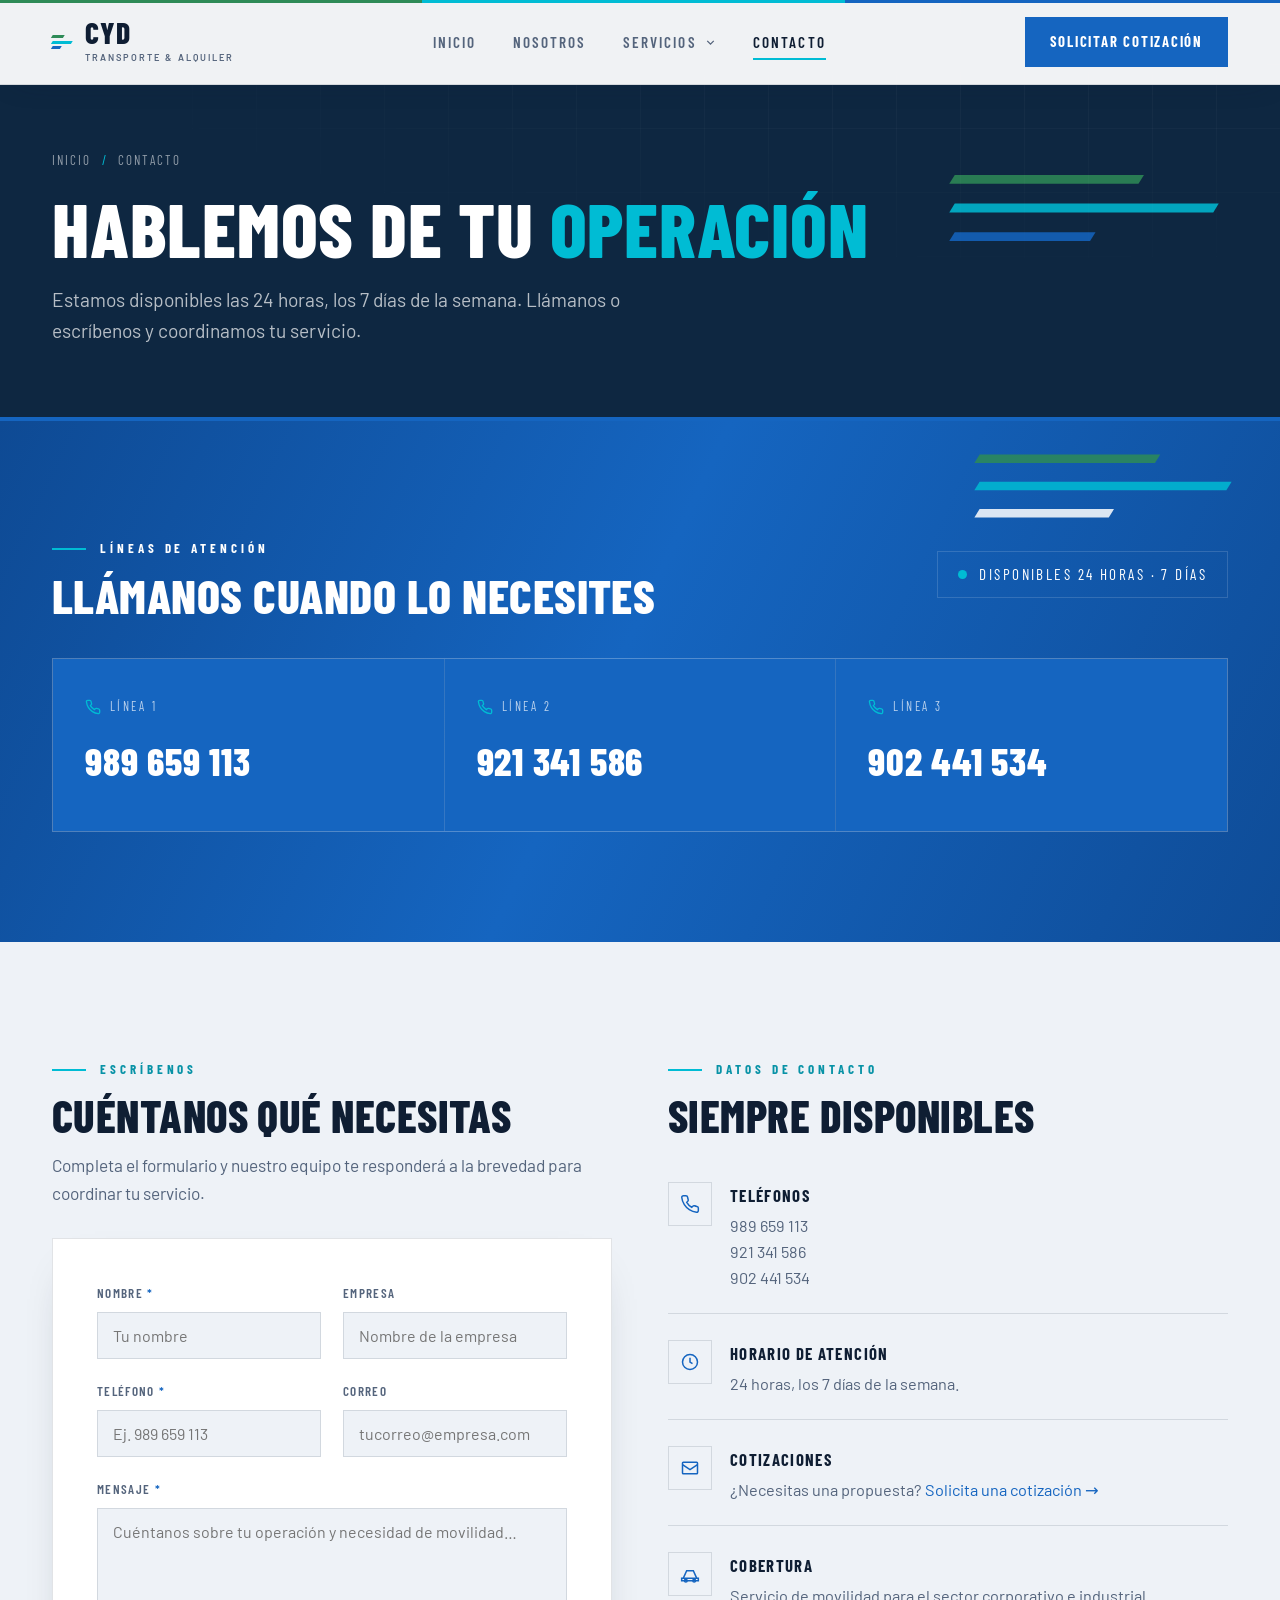
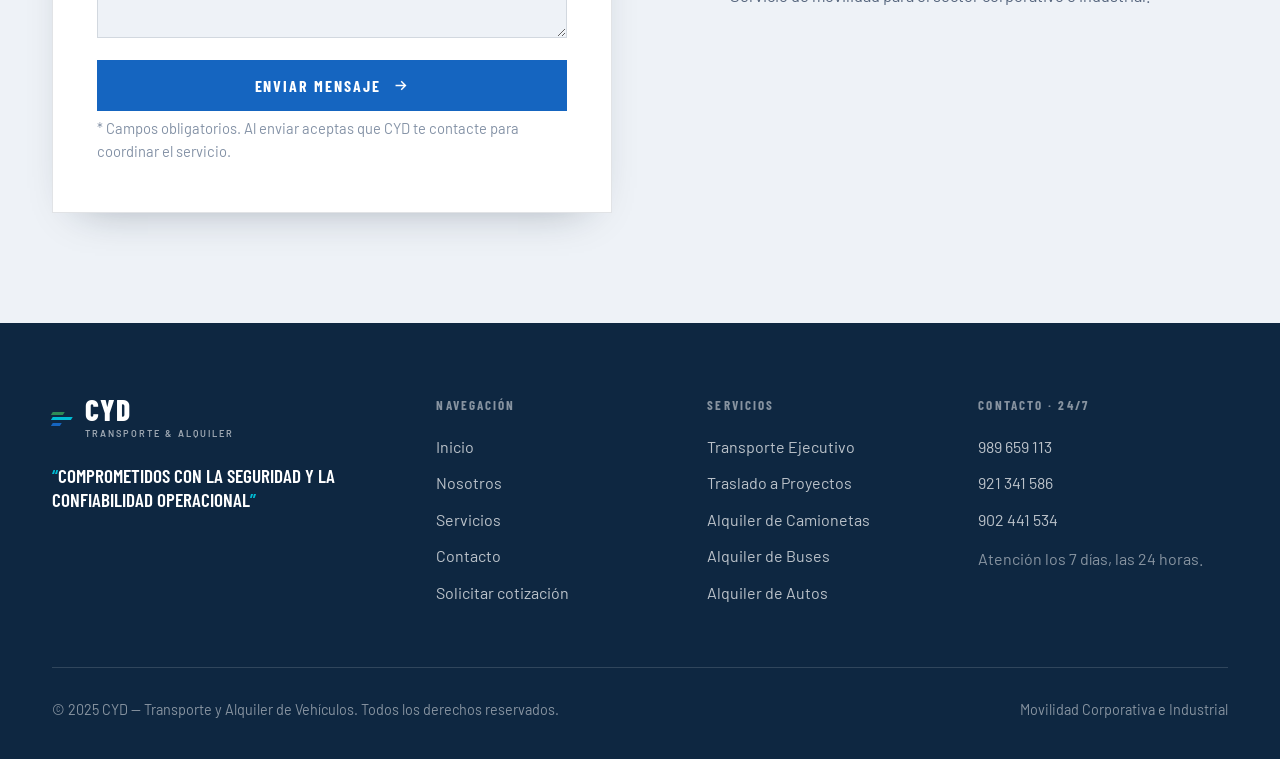
<file: contacto.html>
<!DOCTYPE html>
<html lang="es">
<head>
<meta charset="UTF-8" />
<meta name="viewport" content="width=device-width, initial-scale=1.0" />
<title>Contacto — CYD Transporte y Alquiler de Vehículos</title>
<meta name="description" content="Contacta a CYD. Disponibilidad 24/7. Llámanos: 989 659 113 · 921 341 586 · 902 441 534." />
<link rel="preconnect" href="https://fonts.googleapis.com" />
<link rel="preconnect" href="https://fonts.gstatic.com" crossorigin />
<link href="https://fonts.googleapis.com/css2?family=Barlow+Condensed:wght@500;600;700;800&family=Barlow:wght@300;400;500;600&display=swap" rel="stylesheet" />
<link rel="stylesheet" href="assets/cyd.css" />
</head>
<body class="has-page-hero">

<header id="site-header"></header>
<div class="mobile-menu" id="mobile-menu"></div>

<main>

<section class="page-hero">
  <div class="hero-grid"></div>
  <div class="speedlines"><span></span><span></span><span></span></div>
  <div class="container">
    <div class="inner">
      <div class="crumbs"><a href="index.html">Inicio</a><span class="sep">/</span><span>Contacto</span></div>
      <h1 class="display">Hablemos de tu <span class="accent">operación</span></h1>
      <p class="lead">Estamos disponibles las 24 horas, los 7 días de la semana. Llámanos o escríbenos y coordinamos tu servicio.</p>
    </div>
  </div>
</section>

<!-- NÚMEROS -->
<section class="band-blue section-pad" style="--band-img:url('https://images.unsplash.com/photo-1492144534655-ae79c964c9d7?w=1600&q=80&auto=format&fit=crop')">
  <div class="speedlines"><span></span><span></span><span></span></div>
  <div class="container">
    <div style="display:flex; align-items:center; justify-content:space-between; flex-wrap:wrap; gap:20px; margin-bottom:40px" class="reveal">
      <div>
        <span class="eyebrow">Líneas de atención</span>
        <h2 class="display" style="font-size:clamp(2rem,4vw,3rem); margin-top:14px">Llámanos cuando lo necesites</h2>
      </div>
      <div class="badge-247"><span class="dot"></span>Disponibles 24 horas · 7 días</div>
    </div>
    <div class="num-grid reveal" style="transition-delay:.08s">
      <div class="num-card">
        <div class="lbl"><svg viewBox="0 0 24 24" fill="none" stroke="currentColor" stroke-width="2"><path d="M22 16.92v3a2 2 0 0 1-2.18 2 19.79 19.79 0 0 1-8.63-3.07 19.5 19.5 0 0 1-6-6 19.79 19.79 0 0 1-3.07-8.67A2 2 0 0 1 4.11 2h3a2 2 0 0 1 2 1.72c.13.96.36 1.9.69 2.81a2 2 0 0 1-.45 2.11L8.09 9.91a16 16 0 0 0 6 6l1.27-1.27a2 2 0 0 1 2.11-.45c.91.33 1.85.56 2.81.69A2 2 0 0 1 22 16.92z"/></svg>Línea 1</div>
        <a href="tel:989659113">989 659 113</a>
      </div>
      <div class="num-card">
        <div class="lbl"><svg viewBox="0 0 24 24" fill="none" stroke="currentColor" stroke-width="2"><path d="M22 16.92v3a2 2 0 0 1-2.18 2 19.79 19.79 0 0 1-8.63-3.07 19.5 19.5 0 0 1-6-6 19.79 19.79 0 0 1-3.07-8.67A2 2 0 0 1 4.11 2h3a2 2 0 0 1 2 1.72c.13.96.36 1.9.69 2.81a2 2 0 0 1-.45 2.11L8.09 9.91a16 16 0 0 0 6 6l1.27-1.27a2 2 0 0 1 2.11-.45c.91.33 1.85.56 2.81.69A2 2 0 0 1 22 16.92z"/></svg>Línea 2</div>
        <a href="tel:921341586">921 341 586</a>
      </div>
      <div class="num-card">
        <div class="lbl"><svg viewBox="0 0 24 24" fill="none" stroke="currentColor" stroke-width="2"><path d="M22 16.92v3a2 2 0 0 1-2.18 2 19.79 19.79 0 0 1-8.63-3.07 19.5 19.5 0 0 1-6-6 19.79 19.79 0 0 1-3.07-8.67A2 2 0 0 1 4.11 2h3a2 2 0 0 1 2 1.72c.13.96.36 1.9.69 2.81a2 2 0 0 1-.45 2.11L8.09 9.91a16 16 0 0 0 6 6l1.27-1.27a2 2 0 0 1 2.11-.45c.91.33 1.85.56 2.81.69A2 2 0 0 1 22 16.92z"/></svg>Línea 3</div>
        <a href="tel:902441534">902 441 534</a>
      </div>
    </div>
  </div>
</section>

<!-- FORM + INFO -->
<section class="section-pad">
  <div class="container">
    <div class="contact-grid">
      <div class="reveal">
        <span class="eyebrow">Escríbenos</span>
        <h2 class="display" style="font-size:clamp(1.9rem,3.6vw,2.8rem); margin-top:14px">Cuéntanos qué necesitas</h2>
        <p style="color:var(--ink-2); font-size:1.08rem; margin-top:16px">Completa el formulario y nuestro equipo te responderá a la brevedad para coordinar tu servicio.</p>
        <form class="form-card" id="contact-form" style="margin-top:30px" novalidate>
          <div class="form-success" id="ok">Gracias por escribirnos. Hemos recibido tu mensaje y te contactaremos pronto.</div>
          <div class="form-row">
            <div class="field"><label>Nombre <span class="req">*</span></label><input name="nombre" required placeholder="Tu nombre" /></div>
            <div class="field"><label>Empresa</label><input name="empresa" placeholder="Nombre de la empresa" /></div>
          </div>
          <div class="form-row">
            <div class="field"><label>Teléfono <span class="req">*</span></label><input name="telefono" required placeholder="Ej. 989 659 113" /></div>
            <div class="field"><label>Correo</label><input type="email" name="correo" placeholder="tucorreo@empresa.com" /></div>
          </div>
          <div class="field full" style="margin-bottom:22px"><label>Mensaje <span class="req">*</span></label><textarea name="mensaje" required placeholder="Cuéntanos sobre tu operación y necesidad de movilidad…"></textarea></div>
          <button type="submit" class="btn btn-primary" style="width:100%; justify-content:center">Enviar mensaje <svg class="arrow" viewBox="0 0 24 24" fill="none" stroke="currentColor" stroke-width="2"><path d="M5 12h14M13 6l6 6-6 6"/></svg></button>
          <p class="form-note">* Campos obligatorios. Al enviar aceptas que CYD te contacte para coordinar el servicio.</p>
        </form>
      </div>
      <div class="reveal" style="transition-delay:.1s">
        <span class="eyebrow">Datos de contacto</span>
        <h2 class="display" style="font-size:clamp(1.9rem,3.6vw,2.8rem); margin-top:14px">Siempre disponibles</h2>
        <div class="info-list" style="margin-top:24px">
          <div class="info-item">
            <div class="ic"><svg viewBox="0 0 24 24" fill="none" stroke="currentColor" stroke-width="1.8"><path d="M22 16.92v3a2 2 0 0 1-2.18 2 19.79 19.79 0 0 1-8.63-3.07 19.5 19.5 0 0 1-6-6 19.79 19.79 0 0 1-3.07-8.67A2 2 0 0 1 4.11 2h3a2 2 0 0 1 2 1.72c.13.96.36 1.9.69 2.81a2 2 0 0 1-.45 2.11L8.09 9.91a16 16 0 0 0 6 6l1.27-1.27a2 2 0 0 1 2.11-.45c.91.33 1.85.56 2.81.69A2 2 0 0 1 22 16.92z"/></svg></div>
            <div class="it"><h4>Teléfonos</h4><a href="tel:989659113">989 659 113</a><a href="tel:921341586">921 341 586</a><a href="tel:902441534">902 441 534</a></div>
          </div>
          <div class="info-item">
            <div class="ic"><svg viewBox="0 0 24 24" fill="none" stroke="currentColor" stroke-width="1.8"><circle cx="12" cy="12" r="9"/><path d="M12 7v5l3 2"/></svg></div>
            <div class="it"><h4>Horario de atención</h4><p>24 horas, los 7 días de la semana.</p></div>
          </div>
          <div class="info-item">
            <div class="ic"><svg viewBox="0 0 24 24" fill="none" stroke="currentColor" stroke-width="1.8"><path d="M3 8l9 6 9-6"/><rect x="3" y="5" width="18" height="14" rx="1"/></svg></div>
            <div class="it"><h4>Cotizaciones</h4><p>¿Necesitas una propuesta? <a href="cotizacion.html" style="color:var(--blue); display:inline">Solicita una cotización →</a></p></div>
          </div>
          <div class="info-item">
            <div class="ic"><svg viewBox="0 0 24 24" fill="none" stroke="currentColor" stroke-width="1.8"><path d="M5 32" /><path d="M4 17l4-9h8l4 9"/><path d="M2 17h20v3H2z"/><circle cx="7" cy="20" r="1.6"/><circle cx="17" cy="20" r="1.6"/></svg></div>
            <div class="it"><h4>Cobertura</h4><p>Servicio de movilidad para el sector corporativo e industrial.</p></div>
          </div>
        </div>
      </div>
    </div>
  </div>
</section>

</main>

<footer id="site-footer"></footer>

<script>window.CYD_PAGE = "contacto";</script>
<script src="assets/image-slot.js"></script>
<script src="assets/cyd.js"></script>
<script>
  const f = document.getElementById('contact-form');
  f.addEventListener('submit', (e) => {
    e.preventDefault();
    if (!f.checkValidity()) { f.reportValidity(); return; }
    document.getElementById('ok').classList.add('show');
    f.querySelectorAll('input,textarea').forEach(el => el.value = '');
  });
</script>
</body>
</html>
</file>
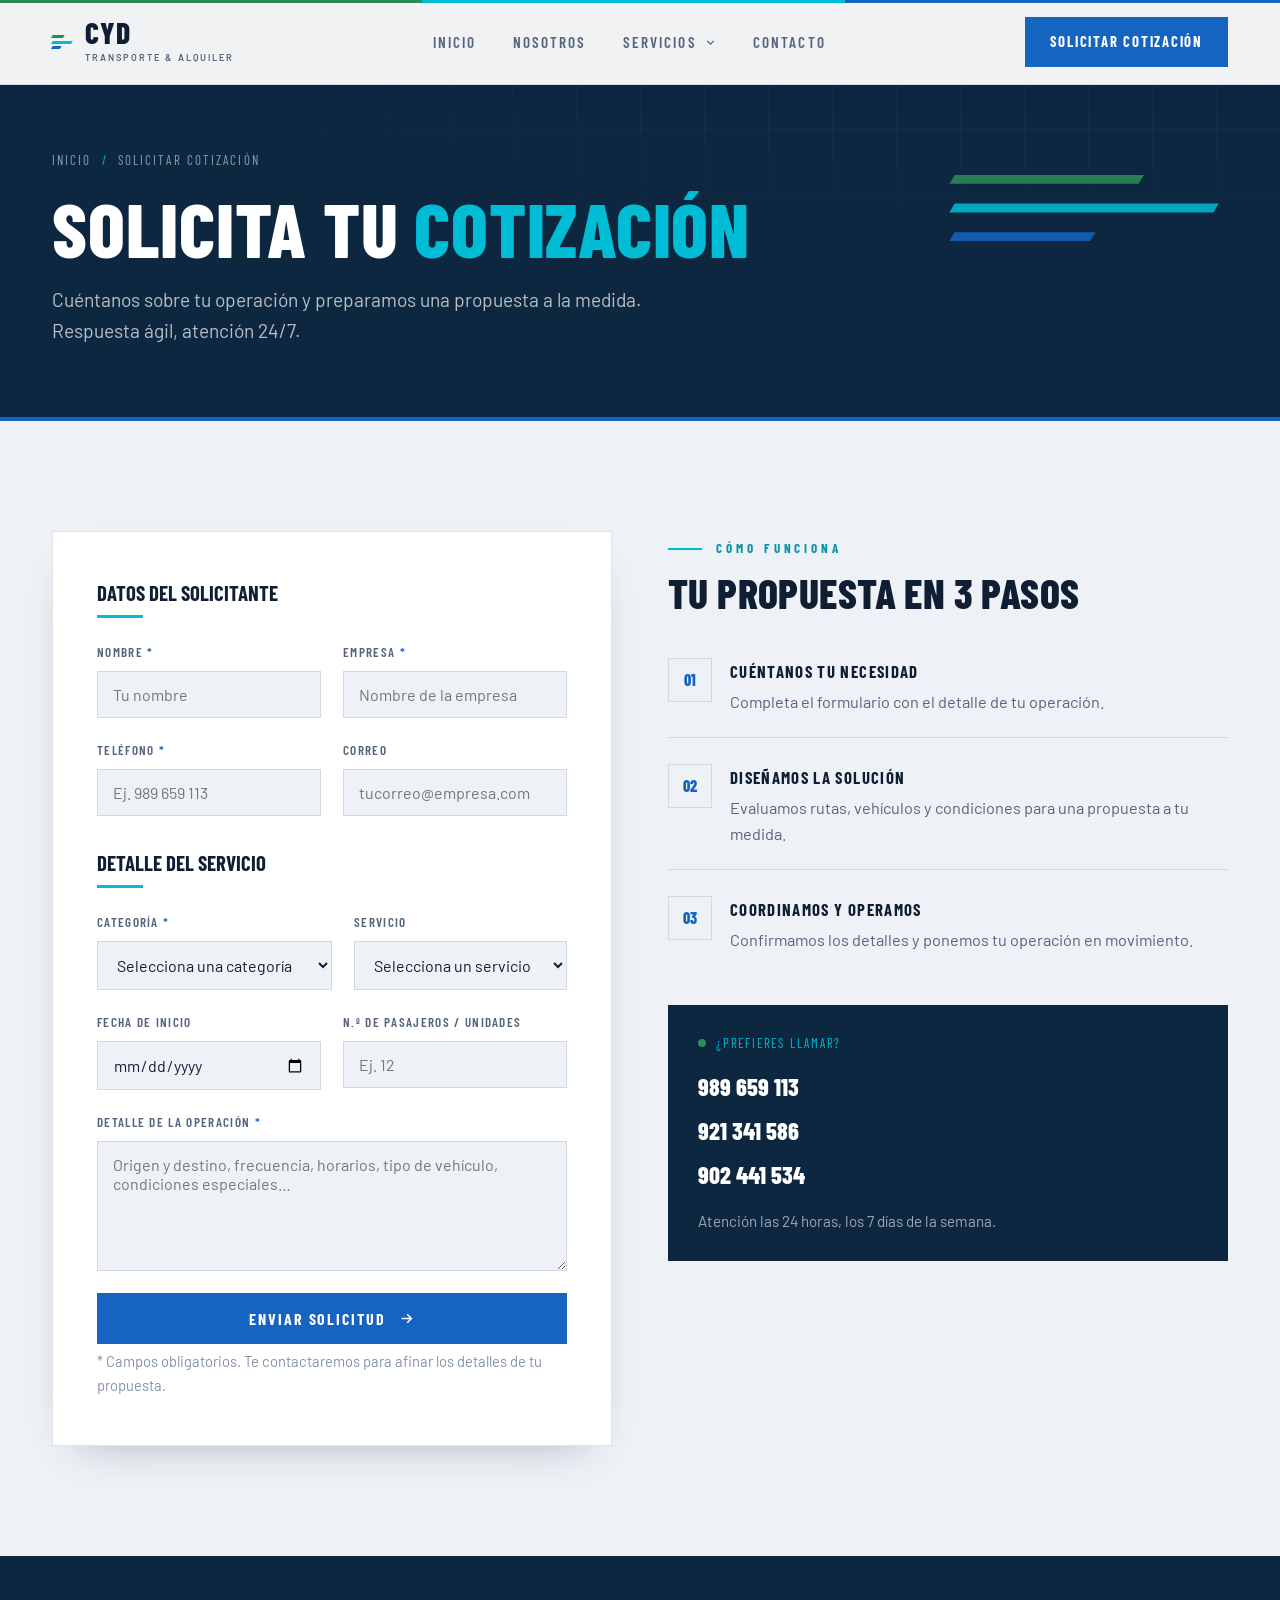
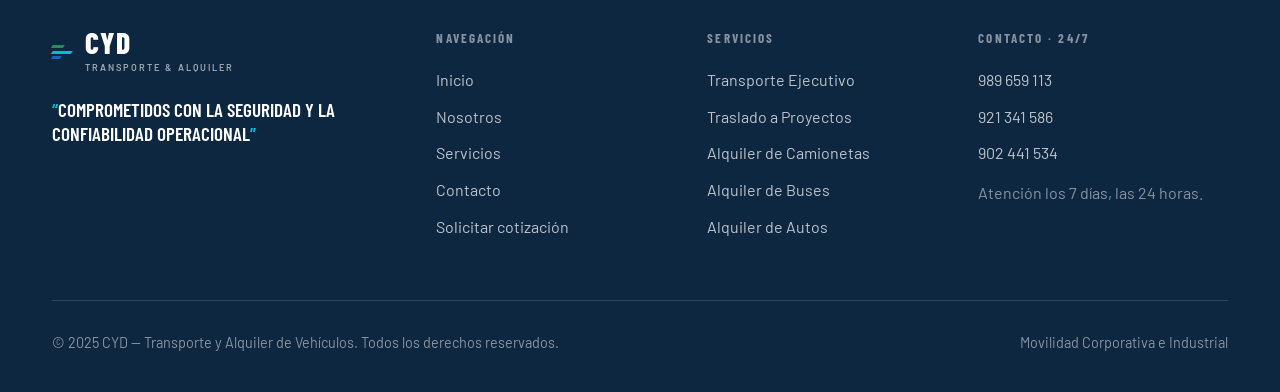
<file: cotizacion.html>
<!DOCTYPE html>
<html lang="es">
<head>
<meta charset="UTF-8" />
<meta name="viewport" content="width=device-width, initial-scale=1.0" />
<title>Solicitar cotización — CYD Transporte y Alquiler de Vehículos</title>
<meta name="description" content="Solicita una cotización a CYD para transporte ejecutivo, alquiler de camionetas, buses, autos y soluciones de movilidad empresarial." />
<link rel="preconnect" href="https://fonts.googleapis.com" />
<link rel="preconnect" href="https://fonts.gstatic.com" crossorigin />
<link href="https://fonts.googleapis.com/css2?family=Barlow+Condensed:wght@500;600;700;800&family=Barlow:wght@300;400;500;600&display=swap" rel="stylesheet" />
<link rel="stylesheet" href="assets/cyd.css" />
</head>
<body class="has-page-hero">

<header id="site-header"></header>
<div class="mobile-menu" id="mobile-menu"></div>

<main>

<section class="page-hero">
  <div class="hero-grid"></div>
  <div class="speedlines"><span></span><span></span><span></span></div>
  <div class="container">
    <div class="inner">
      <div class="crumbs"><a href="index.html">Inicio</a><span class="sep">/</span><span>Solicitar cotización</span></div>
      <h1 class="display">Solicita tu <span class="accent">cotización</span></h1>
      <p class="lead">Cuéntanos sobre tu operación y preparamos una propuesta a la medida. Respuesta ágil, atención 24/7.</p>
    </div>
  </div>
</section>

<section class="section-pad">
  <div class="container">
    <div class="contact-grid">
      <!-- FORM -->
      <div class="reveal">
        <form class="form-card" id="quote-form" novalidate>
          <div class="form-success" id="ok">Gracias. Tu solicitud de cotización fue recibida. Te contactaremos a la brevedad con una propuesta.</div>
          <h3 style="font-family:'Barlow Condensed'; font-weight:700; text-transform:uppercase; font-size:1.3rem; margin-bottom:6px">Datos del solicitante</h3>
          <div class="underline" style="width:46px;height:3px;background:var(--cyan); margin-bottom:24px"></div>
          <div class="form-row">
            <div class="field"><label>Nombre <span class="req">*</span></label><input name="nombre" required placeholder="Tu nombre" /></div>
            <div class="field"><label>Empresa <span class="req">*</span></label><input name="empresa" required placeholder="Nombre de la empresa" /></div>
          </div>
          <div class="form-row">
            <div class="field"><label>Teléfono <span class="req">*</span></label><input name="telefono" required placeholder="Ej. 989 659 113" /></div>
            <div class="field"><label>Correo</label><input type="email" name="correo" placeholder="tucorreo@empresa.com" /></div>
          </div>

          <h3 style="font-family:'Barlow Condensed'; font-weight:700; text-transform:uppercase; font-size:1.3rem; margin:30px 0 6px">Detalle del servicio</h3>
          <div class="underline" style="width:46px;height:3px;background:var(--cyan); margin-bottom:24px"></div>
          <div class="form-row">
            <div class="field"><label>Categoría <span class="req">*</span></label>
              <select name="categoria" id="sel-cat" required>
                <option value="" disabled selected>Selecciona una categoría</option>
              </select>
            </div>
            <div class="field"><label>Servicio</label>
              <select name="servicio" id="sel-svc">
                <option value="" disabled selected>Selecciona un servicio</option>
              </select>
            </div>
          </div>
          <div class="form-row">
            <div class="field"><label>Fecha de inicio</label><input type="date" name="fecha" /></div>
            <div class="field"><label>N.º de pasajeros / unidades</label><input type="number" min="1" name="cantidad" placeholder="Ej. 12" /></div>
          </div>
          <div class="field full" style="margin-bottom:22px"><label>Detalle de la operación <span class="req">*</span></label><textarea name="detalle" required placeholder="Origen y destino, frecuencia, horarios, tipo de vehículo, condiciones especiales…"></textarea></div>
          <button type="submit" class="btn btn-primary" style="width:100%; justify-content:center">Enviar solicitud <svg class="arrow" viewBox="0 0 24 24" fill="none" stroke="currentColor" stroke-width="2"><path d="M5 12h14M13 6l6 6-6 6"/></svg></button>
          <p class="form-note">* Campos obligatorios. Te contactaremos para afinar los detalles de tu propuesta.</p>
        </form>
      </div>

      <!-- ASIDE -->
      <div class="reveal" style="transition-delay:.1s">
        <span class="eyebrow">Cómo funciona</span>
        <h2 class="display" style="font-size:clamp(1.9rem,3.6vw,2.6rem); margin-top:14px">Tu propuesta en 3 pasos</h2>
        <div class="info-list" style="margin-top:24px">
          <div class="info-item">
            <div class="ic" style="font-family:'Barlow Condensed'; font-weight:800; color:var(--blue)">01</div>
            <div class="it"><h4>Cuéntanos tu necesidad</h4><p>Completa el formulario con el detalle de tu operación.</p></div>
          </div>
          <div class="info-item">
            <div class="ic" style="font-family:'Barlow Condensed'; font-weight:800; color:var(--blue)">02</div>
            <div class="it"><h4>Diseñamos la solución</h4><p>Evaluamos rutas, vehículos y condiciones para una propuesta a tu medida.</p></div>
          </div>
          <div class="info-item">
            <div class="ic" style="font-family:'Barlow Condensed'; font-weight:800; color:var(--blue)">03</div>
            <div class="it"><h4>Coordinamos y operamos</h4><p>Confirmamos los detalles y ponemos tu operación en movimiento.</p></div>
          </div>
        </div>
        <div style="background:var(--navy); color:#fff; padding:28px 30px; margin-top:30px">
          <div style="display:flex; align-items:center; gap:10px; font-family:'Barlow Condensed'; text-transform:uppercase; letter-spacing:.14em; font-size:.8rem; color:var(--cyan)"><span style="width:8px;height:8px;border-radius:50%;background:var(--green);display:inline-block"></span> ¿Prefieres llamar?</div>
          <div style="display:flex; flex-direction:column; gap:6px; margin-top:14px">
            <a href="tel:989659113" style="font-family:'Barlow Condensed'; font-weight:800; font-size:1.5rem; color:#fff">989 659 113</a>
            <a href="tel:921341586" style="font-family:'Barlow Condensed'; font-weight:800; font-size:1.5rem; color:#fff">921 341 586</a>
            <a href="tel:902441534" style="font-family:'Barlow Condensed'; font-weight:800; font-size:1.5rem; color:#fff">902 441 534</a>
          </div>
          <p style="color:rgba(255,255,255,0.6); margin-top:14px; font-size:.95rem">Atención las 24 horas, los 7 días de la semana.</p>
        </div>
      </div>
    </div>
  </div>
</section>

</main>

<footer id="site-footer"></footer>

<script>window.CYD_PAGE = "";</script>
<script src="assets/image-slot.js"></script>
<script src="assets/cyd.js"></script>
<script>
  // Poblar selects desde CYD_CATS
  const selCat = document.getElementById('sel-cat');
  const selSvc = document.getElementById('sel-svc');
  window.CYD_CATS.forEach(c => {
    const o = document.createElement('option'); o.value = c.id; o.textContent = c.n + ' · ' + c.short; selCat.appendChild(o);
  });
  function fillSvc(catId) {
    selSvc.innerHTML = '<option value="" disabled selected>Selecciona un servicio</option>';
    const cat = window.CYD_CATS.find(c => c.id === catId);
    if (!cat) return;
    cat.services.forEach(s => { const o = document.createElement('option'); o.value = s.id; o.textContent = s.name; selSvc.appendChild(o); });
  }
  selCat.addEventListener('change', () => fillSvc(selCat.value));

  // Preselección por hash (#cat-xxx o #servicio)
  (function preselect() {
    const h = (location.hash || '').replace('#', '');
    if (!h) return;
    if (h.startsWith('cat-')) { selCat.value = h.slice(4); fillSvc(selCat.value); return; }
    for (const c of window.CYD_CATS) {
      const s = c.services.find(x => x.id === h);
      if (s) { selCat.value = c.id; fillSvc(c.id); selSvc.value = s.id; break; }
    }
  })();

  const f = document.getElementById('quote-form');
  f.addEventListener('submit', (e) => {
    e.preventDefault();
    if (!f.checkValidity()) { f.reportValidity(); return; }
    document.getElementById('ok').classList.add('show');
    f.querySelectorAll('input,textarea').forEach(el => el.value = '');
    selCat.selectedIndex = 0; selSvc.selectedIndex = 0;
  });
</script>
</body>
</html>
</file>
<file: assets/cyd.css>
/* ============================================================
   CYD — Sistema de diseño compartido
   Light-first · derivado del logo (azul/cian/verde sobre claro)
   Fonts: Barlow Condensed (display) · Barlow (cuerpo)
============================================================ */
:root {
  --bg: #EEF2F7;
  --surface: #FFFFFF;
  --bg-3: #E4EAF2;
  --navy: #0E2741;
  --navy-2: #143150;
  --ink: #0F1E33;
  --ink-2: #54647C;
  --ink-3: #8492a6;
  --blue: #1565C0;
  --blue-bright: #2479e0;
  --blue-deep: #0E4A94;
  --cyan: #00BCD4;
  --cyan-ink: #0792a6;
  --green: #2E8B57;
  --line: rgba(15,30,51,0.12);
  --line-2: rgba(15,30,51,0.07);
  --line-d: rgba(255,255,255,0.14);
  --shadow: 0 22px 48px -28px rgba(21,101,192,0.45);
  --shadow-card: 0 18px 44px -28px rgba(15,30,51,0.42);
  --shadow-nav: 0 8px 30px -20px rgba(15,30,51,0.5);
  --maxw: 1240px;
  --ease: cubic-bezier(0.22, 1, 0.36, 1);
}
* { margin: 0; padding: 0; box-sizing: border-box; }
html { scroll-behavior: smooth; }
body {
  background: var(--bg);
  color: var(--ink);
  font-family: 'Barlow', system-ui, sans-serif;
  line-height: 1.6;
  overflow-x: hidden;
  -webkit-font-smoothing: antialiased;
}
::selection { background: var(--cyan); color: var(--navy); }
a { color: inherit; text-decoration: none; }
ul { list-style: none; }
img, svg { display: block; }
image-slot { display: block; }

.display { font-family: 'Barlow Condensed', sans-serif; font-weight: 800; text-transform: uppercase; letter-spacing: 0.01em; line-height: 0.94; }
.eyebrow {
  font-family: 'Barlow Condensed', sans-serif; font-weight: 700; text-transform: uppercase;
  letter-spacing: 0.3em; font-size: 0.82rem; color: var(--cyan-ink);
  display: inline-flex; align-items: center; gap: 14px;
}
.eyebrow::before { content: ""; width: 34px; height: 2px; background: var(--cyan); }
.eyebrow.on-dark { color: var(--cyan); }

.container { width: 100%; max-width: var(--maxw); margin: 0 auto; padding: 0 32px; position: relative; z-index: 2; }
section { position: relative; }

/* ---------- Buttons ---------- */
.btn {
  font-family: 'Barlow Condensed', sans-serif; font-weight: 700; text-transform: uppercase;
  letter-spacing: 0.12em; font-size: 1rem; padding: 15px 30px;
  display: inline-flex; align-items: center; gap: 12px; border: 1.5px solid transparent;
  cursor: pointer; transition: all 0.25s var(--ease); background: none; color: var(--ink);
}
.btn-primary { background: var(--blue); color: #fff; box-shadow: var(--shadow); }
.btn-primary:hover { background: var(--blue-bright); transform: translateY(-2px); }
.btn-ghost { border-color: var(--line); color: var(--ink); }
.btn-ghost:hover { border-color: var(--cyan); color: var(--cyan-ink); }
.btn-ghost.on-dark { color: #fff; border-color: var(--line-d); }
.btn-ghost.on-dark:hover { border-color: var(--cyan); color: var(--cyan); }
.btn-light { background: #fff; color: var(--blue); box-shadow: var(--shadow); }
.btn-light:hover { background: var(--bg); transform: translateY(-2px); }
.btn svg { width: 17px; height: 17px; }
.btn .arrow { transition: transform 0.25s var(--ease); }
.btn:hover .arrow { transform: translateX(4px); }

/* ---------- Speed lines (motivo del logo) ---------- */
.speedlines { position: absolute; pointer-events: none; display: flex; flex-direction: column; gap: 9px; }
.speedlines span { height: 4px; display: block; transform: skewX(-32deg); }
.speedlines span:nth-child(1) { width: 86px; background: var(--green); }
.speedlines span:nth-child(2) { width: 120px; background: var(--cyan); }
.speedlines span:nth-child(3) { width: 64px; background: var(--blue); }

/* ---------- Logo ---------- */
.logo { display: flex; align-items: center; gap: 13px; }
.logo .ticks { display: flex; flex-direction: column; gap: 3px; }
.logo .ticks span { height: 2.5px; display: block; transform: skewX(-32deg); }
.logo .ticks span:nth-child(1) { width: 12px; background: var(--green); }
.logo .ticks span:nth-child(2) { width: 20px; background: var(--cyan); }
.logo .ticks span:nth-child(3) { width: 9px;  background: var(--blue); }
.logo .word { font-family: 'Barlow Condensed', sans-serif; font-weight: 800; font-size: 1.85rem; letter-spacing: 0.04em; line-height: 1; color: var(--ink); }
.logo .tag { font-size: 0.58rem; letter-spacing: 0.22em; text-transform: uppercase; color: var(--ink-2); font-weight: 600; margin-top: 3px; }
.logo-stack { display: flex; flex-direction: column; }
.logo.on-dark .word { color: #fff; }
.logo.on-dark .tag { color: rgba(255,255,255,0.6); }

/* ---------- Navbar ---------- */
header { position: fixed; top: 0; left: 0; right: 0; z-index: 200; border-bottom: 1px solid transparent; transition: background 0.3s var(--ease), border-color 0.3s var(--ease), box-shadow 0.3s var(--ease); }
header::before { content: ""; position: absolute; top: 0; left: 0; right: 0; height: 3px; background: linear-gradient(90deg, var(--green) 0 33%, var(--cyan) 33% 66%, var(--blue) 66% 100%); z-index: 1; }
header.scrolled, header.solid { background: rgba(255,255,255,0.94); backdrop-filter: blur(14px); border-bottom: 1px solid var(--line); box-shadow: var(--shadow-nav); }
.nav { display: flex; align-items: center; justify-content: space-between; height: 84px; }
.nav-links { display: flex; align-items: center; gap: 36px; }
.nav-links > a, .nav-item > a {
  font-family: 'Barlow Condensed', sans-serif; font-weight: 600; text-transform: uppercase;
  letter-spacing: 0.14em; font-size: 0.95rem; color: var(--ink-2);
  position: relative; padding: 6px 0; transition: color 0.2s var(--ease);
  display: inline-flex; align-items: center; gap: 7px;
}
.nav-links > a::after, .nav-item > a::after { content: ""; position: absolute; left: 0; bottom: 0; width: 0; height: 2px; background: var(--cyan); transition: width 0.25s var(--ease); }
.nav-links > a:hover, .nav-item > a:hover { color: var(--ink); }
.nav-links > a:hover::after, .nav-item > a:hover::after { width: 100%; }
.nav-links > a.active, .nav-item.active > a { color: var(--ink); }
.nav-links > a.active::after, .nav-item.active > a::after { width: 100%; }
.nav-item > a .chev { width: 13px; height: 13px; transition: transform 0.25s var(--ease); }
.nav-cta { display: flex; align-items: center; gap: 22px; }
.nav-cta .btn { padding: 12px 24px; font-size: 0.92rem; white-space: nowrap; }
.nav-toggle { display: none; background: none; border: 0; cursor: pointer; padding: 6px; }
.nav-toggle span { display: block; width: 26px; height: 2px; background: var(--ink); margin: 5px 0; transition: 0.25s; }

/* ---------- Mega-menú ---------- */
.nav-item { position: static; }
.mega {
  position: absolute; top: 84px; left: 50%; transform: translateX(-50%) translateY(10px);
  width: min(860px, calc(100vw - 48px));
  background: #fff; border: 1px solid var(--line); box-shadow: 0 30px 70px -32px rgba(15,30,51,0.55);
  display: grid; grid-template-columns: 340px 1fr; opacity: 0; visibility: hidden;
  transition: opacity 0.22s var(--ease), transform 0.22s var(--ease); z-index: 210;
}
.nav-item:hover .mega, .mega:hover, .nav-item.open .mega { opacity: 1; visibility: visible; transform: translateX(-50%) translateY(0); }
.nav-item:hover > a .chev { transform: rotate(180deg); }
.mega-cats { background: var(--bg); border-right: 1px solid var(--line); padding: 14px; }
.mega-cat {
  display: flex; align-items: center; gap: 16px; padding: 16px 18px; cursor: pointer;
  border: 1px solid transparent; transition: background 0.18s var(--ease), border-color 0.18s var(--ease); position: relative;
}
.mega-cat .cn { font-family: 'Barlow Condensed', sans-serif; font-weight: 800; font-size: 0.92rem; color: var(--blue); letter-spacing: 0.06em; min-width: 22px; }
.mega-cat .ct { font-family: 'Barlow Condensed', sans-serif; font-weight: 600; text-transform: uppercase; letter-spacing: 0.05em; font-size: 1.02rem; color: var(--ink); line-height: 1.05; flex: 1; }
.mega-cat .ca { width: 16px; height: 16px; color: var(--ink-3); transition: transform 0.18s var(--ease); }
.mega-cat:hover, .mega-cat.active { background: #fff; border-color: var(--line); }
.mega-cat.active { box-shadow: inset 3px 0 0 var(--cyan); }
.mega-cat.active .ca { transform: translateX(3px); color: var(--blue); }
.mega-panel { padding: 30px 34px; display: none; }
.mega-panel.active { display: block; animation: megaFade 0.25s var(--ease); }
@keyframes megaFade { from { opacity: 0; transform: translateY(6px); } to { opacity: 1; transform: none; } }
.mega-panel h4 { font-family: 'Barlow Condensed', sans-serif; font-weight: 700; text-transform: uppercase; letter-spacing: 0.18em; font-size: 0.78rem; color: var(--ink-3); margin-bottom: 18px; padding-bottom: 14px; border-bottom: 1px solid var(--line); }
.mega-panel a { display: flex; align-items: center; gap: 12px; padding: 11px 0; color: var(--ink); font-size: 1.05rem; transition: color 0.18s var(--ease), padding 0.18s var(--ease); }
.mega-panel a::before { content: ""; width: 0; height: 1.5px; background: var(--cyan); transition: width 0.2s var(--ease); }
.mega-panel a:hover { color: var(--blue); padding-left: 4px; }
.mega-panel a:hover::before { width: 16px; }

/* ---------- Mobile menu ---------- */
.mobile-menu { position: fixed; inset: 84px 0 0 0; background: #fff; z-index: 190; transform: translateX(100%); transition: transform 0.35s var(--ease); padding: 14px 24px 40px; overflow-y: auto; -webkit-overflow-scrolling: touch; overscroll-behavior: contain; }
.mobile-menu.open { transform: translateX(0); }
.mobile-menu > a:not(.btn), .mm-cat-head { display: block; font-family: 'Barlow Condensed', sans-serif; font-weight: 600; text-transform: uppercase; letter-spacing: 0.1em; font-size: 1.3rem; padding: 16px 0; border-bottom: 1px solid var(--line); color: var(--ink); }
.mm-group { border-bottom: 1px solid var(--line); padding: 12px 0; }
.mm-group .mm-cat-head { border: 0; padding: 10px 0; color: var(--blue); font-size: 1.05rem; letter-spacing: 0.08em; }
.mm-group a { display: block; padding: 11px 0 11px 16px; color: var(--ink-2); font-size: 1.05rem; }
.mm-group a:active { color: var(--blue); }
.mobile-menu .btn { display: flex; width: 100%; justify-content: center; margin-top: 26px; border: 0; padding: 17px 24px; }
.mobile-menu .btn-primary { background: var(--blue); color: #fff; }

/* Hamburguesa → X */
.nav-toggle span { transition: transform 0.28s var(--ease), opacity 0.2s var(--ease); transform-origin: center; }
.nav-toggle.open span:nth-child(1) { transform: translateY(7px) rotate(45deg); }
.nav-toggle.open span:nth-child(2) { opacity: 0; }
.nav-toggle.open span:nth-child(3) { transform: translateY(-7px) rotate(-45deg); }

/* ---------- Page hero (interior) ---------- */
.page-hero { padding: 150px 0 70px; background: var(--navy); color: #fff; position: relative; overflow: hidden; border-bottom: 4px solid var(--blue); }
.page-hero .hero-grid { position: absolute; inset: 0; z-index: 1;
  background-image: linear-gradient(rgba(255,255,255,0.05) 1px, transparent 1px), linear-gradient(90deg, rgba(255,255,255,0.05) 1px, transparent 1px);
  background-size: 64px 64px; -webkit-mask-image: radial-gradient(120% 100% at 80% 0%, #000, transparent 70%); mask-image: radial-gradient(120% 100% at 80% 0%, #000, transparent 70%); }
.page-hero .speedlines { top: 50%; right: 5%; transform: translateY(-50%) scale(2.2); transform-origin: right; opacity: 0.85; }
.page-hero .inner { position: relative; z-index: 2; max-width: 820px; }
.page-hero .crumbs { font-family: 'Barlow Condensed', sans-serif; text-transform: uppercase; letter-spacing: 0.16em; font-size: 0.82rem; color: rgba(255,255,255,0.55); margin-bottom: 20px; display: flex; gap: 10px; align-items: center; }
.page-hero .crumbs a:hover { color: var(--cyan); }
.page-hero .crumbs .sep { color: var(--cyan); }
.page-hero h1 { font-size: clamp(2.8rem, 6vw, 5rem); color: #fff; }
.page-hero h1 .accent { color: var(--cyan); }
.page-hero .lead { color: rgba(255,255,255,0.7); font-size: 1.2rem; max-width: 620px; margin-top: 22px; }

/* ---------- Section scaffold ---------- */
.section-pad { padding: 110px 0; }
.section-head { max-width: 720px; margin-bottom: 60px; }
.section-head.center { margin-left: auto; margin-right: auto; text-align: center; }
.section-head.center .eyebrow { justify-content: center; }
.section-head.center .underline { margin-left: auto; margin-right: auto; }
.section-head h2 { font-size: clamp(2.2rem, 4.4vw, 3.6rem); margin-top: 20px; }
.section-head .underline { width: 56px; height: 3px; background: var(--cyan); margin-top: 22px; }
.section-head p { color: var(--ink-2); margin-top: 22px; font-size: 1.1rem; max-width: 600px; }
.section-head.center p { margin-left: auto; margin-right: auto; }

/* ---------- Footer ---------- */
footer { background: var(--navy); color: #fff; padding: 72px 0 38px; }
.footer-top { display: grid; grid-template-columns: 1.5fr 1fr 1fr 1.1fr; gap: 44px; padding-bottom: 50px; border-bottom: 1px solid var(--line-d); }
.footer-lema { font-family: 'Barlow Condensed', sans-serif; font-weight: 600; text-transform: uppercase; font-size: 1.2rem; line-height: 1.25; max-width: 320px; margin-top: 22px; color: #fff; }
.footer-lema .q { color: var(--cyan); }
.footer-col h5 { font-family: 'Barlow Condensed', sans-serif; text-transform: uppercase; letter-spacing: 0.16em; font-size: 0.82rem; color: rgba(255,255,255,0.5); margin-bottom: 18px; }
.footer-col a, .footer-col p { color: rgba(255,255,255,0.72); font-size: 1rem; display: block; margin-bottom: 11px; transition: color 0.2s var(--ease); }
.footer-col a:hover { color: var(--cyan); }
.footer-bottom { display: flex; flex-wrap: wrap; justify-content: space-between; align-items: center; gap: 16px; padding-top: 30px; color: rgba(255,255,255,0.5); font-size: 0.9rem; }

/* ---------- Reveal ---------- */
.reveal { opacity: 0; transform: translateY(28px); transition: opacity 0.7s var(--ease), transform 0.7s var(--ease); }
.reveal.in { opacity: 1; transform: none; }
@media (prefers-reduced-motion: reduce) { .reveal { opacity: 1; transform: none; transition: none; } }

/* ============================================================
   COMPONENTES DE CONTENIDO
============================================================ */

/* ---------- Home hero (split) ---------- */
.home-hero { padding: 132px 0 90px; position: relative; overflow: hidden; }
.home-hero .hero-grid { position: absolute; inset: 0; z-index: 0;
  background-image: linear-gradient(rgba(15,30,51,0.05) 1px, transparent 1px), linear-gradient(90deg, rgba(15,30,51,0.05) 1px, transparent 1px);
  background-size: 64px 64px; -webkit-mask-image: radial-gradient(110% 80% at 20% 10%, #000, transparent 70%); mask-image: radial-gradient(110% 80% at 20% 10%, #000, transparent 70%); }
.home-hero .grid { display: grid; grid-template-columns: 1.05fr 0.95fr; gap: 56px; align-items: center; position: relative; z-index: 2; }
.home-hero h1 { font-size: clamp(3rem, 6.5vw, 5.8rem); margin: 24px 0 0; }
.home-hero h1 .accent { color: var(--blue); }
.home-hero .sub { color: var(--ink-2); font-size: clamp(1.05rem, 1.5vw, 1.3rem); max-width: 560px; margin: 26px 0 0; }
.home-hero .actions { display: flex; flex-wrap: wrap; gap: 16px; margin-top: 38px; }
.home-hero .contacts { display: flex; flex-wrap: wrap; align-items: center; gap: 12px 28px; margin-top: 50px; padding-top: 28px; border-top: 1px solid var(--line); }
.home-hero .contacts .lab { font-family: 'Barlow Condensed', sans-serif; text-transform: uppercase; letter-spacing: 0.18em; font-size: 0.78rem; color: var(--ink-2); display: flex; align-items: center; gap: 10px; }
.home-hero .contacts .lab .dot { width: 8px; height: 8px; background: var(--green); border-radius: 50%; box-shadow: 0 0 0 3px rgba(46,139,87,0.2); }
.home-hero .contacts .nums { display: flex; flex-wrap: wrap; gap: 8px 22px; }
.home-hero .contacts .nums a { font-family: 'Barlow Condensed', sans-serif; font-weight: 700; font-size: 1.25rem; letter-spacing: 0.03em; transition: color 0.2s var(--ease); }
.home-hero .contacts .nums a:hover { color: var(--blue); }

/* media frame (foto real) */
.media-frame { position: relative; }
.media-frame .speedlines { top: -22px; left: -22px; z-index: 3; transform: scale(1.2); }
.media-frame .corner { position: absolute; right: -14px; bottom: -14px; width: 96px; height: 96px; border-right: 4px solid var(--cyan); border-bottom: 4px solid var(--cyan); z-index: 3; pointer-events: none; }
.media-frame image-slot { width: 100%; box-shadow: var(--shadow-card); }
.media-tag { position: absolute; left: 20px; bottom: 20px; z-index: 4; background: rgba(14,39,65,0.86); backdrop-filter: blur(6px); color: #fff; font-family: 'Barlow Condensed', sans-serif; text-transform: uppercase; letter-spacing: 0.12em; font-size: 0.82rem; padding: 9px 16px; display: flex; align-items: center; gap: 10px; }
.media-tag .dot { width: 7px; height: 7px; border-radius: 50%; background: var(--cyan); }

/* ---------- Category cards (overview) ---------- */
.cat-grid { display: grid; grid-template-columns: repeat(3, 1fr); gap: 26px; }
.cat-card { background: var(--surface); border: 1px solid var(--line); display: flex; flex-direction: column; transition: transform 0.3s var(--ease), box-shadow 0.3s var(--ease); position: relative; overflow: hidden; }
.cat-card:hover { transform: translateY(-4px); box-shadow: var(--shadow-card); }
.cat-card .ph { position: relative; overflow: hidden; }
.cat-card .ph image-slot { width: 100%; height: 220px; }
.cat-card .ph .num { position: absolute; top: 16px; left: 16px; z-index: 4; font-family: 'Barlow Condensed', sans-serif; font-weight: 800; font-size: 1.05rem; letter-spacing: 0.1em; color: #fff; background: var(--blue); padding: 6px 13px; }
.cat-card .body { padding: 30px 28px 32px; display: flex; flex-direction: column; flex: 1; }
.cat-card h3 { font-family: 'Barlow Condensed', sans-serif; font-weight: 700; text-transform: uppercase; font-size: 1.55rem; line-height: 1.05; }
.cat-card .ul { width: 40px; height: 3px; background: var(--cyan); margin: 14px 0 16px; }
.cat-card p { color: var(--ink-2); font-size: 1rem; flex: 1; }
.cat-card .svc { margin-top: 18px; display: flex; flex-direction: column; gap: 2px; }
.cat-card .svc span { font-family: 'Barlow Condensed', sans-serif; text-transform: uppercase; letter-spacing: 0.04em; font-size: 0.92rem; color: var(--ink); padding: 7px 0; border-top: 1px solid var(--line-2); display: flex; align-items: center; gap: 9px; }
.cat-card .svc span::before { content: ""; width: 6px; height: 6px; background: var(--cyan); flex: none; }
.cat-card .more { margin-top: 22px; font-family: 'Barlow Condensed', sans-serif; font-weight: 700; text-transform: uppercase; letter-spacing: 0.1em; font-size: 0.95rem; color: var(--blue); display: inline-flex; align-items: center; gap: 9px; transition: gap 0.25s var(--ease); }
.cat-card:hover .more { gap: 15px; }
.cat-card .more svg { width: 15px; height: 15px; }

/* ---------- Service detail blocks (servicios.html) ---------- */
.cat-section { padding: 96px 0; border-top: 1px solid var(--line); }
.cat-section:nth-of-type(even) { background: var(--surface); }
.cat-section .head { display: flex; align-items: flex-end; gap: 24px; margin-bottom: 50px; flex-wrap: wrap; }
.cat-section .head .bignum { font-family: 'Barlow Condensed', sans-serif; font-weight: 800; font-size: clamp(3.5rem, 7vw, 6rem); line-height: 0.8; color: var(--bg-3); -webkit-text-stroke: 0; }
.cat-section .head .htext h2 { font-size: clamp(2rem, 4vw, 3.2rem); }
.cat-section .head .htext .eyebrow { margin-bottom: 12px; }
.cat-section .head .htext .ul { width: 50px; height: 3px; background: var(--cyan); margin-top: 16px; }
.svc-grid { display: grid; grid-template-columns: repeat(2, 1fr); gap: 26px; }
.svc-grid.cols-1 { grid-template-columns: 1fr; }
.svc-item { display: grid; grid-template-columns: 300px 1fr; background: var(--bg); border: 1px solid var(--line); overflow: hidden; transition: box-shadow 0.3s var(--ease); scroll-margin-top: 110px; }
.cat-section:nth-of-type(even) .svc-item { background: var(--surface); }
.svc-item:hover { box-shadow: var(--shadow-card); }
.svc-item .ph image-slot { width: 100%; height: 100%; min-height: 220px; }
.svc-item .body { padding: 30px 30px 34px; display: flex; flex-direction: column; }
.svc-item .ic { width: 44px; height: 44px; color: var(--blue); margin-bottom: 18px; }
.svc-item h3 { font-family: 'Barlow Condensed', sans-serif; font-weight: 700; text-transform: uppercase; font-size: 1.5rem; line-height: 1.05; margin-bottom: 12px; }
.svc-item p { color: var(--ink-2); font-size: 1.02rem; }
.svc-item .tags { display: flex; flex-wrap: wrap; gap: 8px; margin-top: 20px; }
.svc-item .tags span { font-family: 'Barlow Condensed', sans-serif; text-transform: uppercase; letter-spacing: 0.06em; font-size: 0.8rem; color: var(--cyan-ink); border: 1px solid var(--line); padding: 5px 11px; }

/* ---------- Stats / diferenciadores (banda navy) ---------- */
.band-navy { background: var(--navy); color: #fff; border-top: 4px solid var(--blue); position: relative; isolation: isolate; overflow: hidden; }
.band-navy::before { content: ""; position: absolute; inset: 0; z-index: -2; background-image: var(--band-img); background-size: cover; background-position: center; opacity: 0.16; }
.band-navy::after { content: ""; position: absolute; inset: 0; z-index: -1; background:
  linear-gradient(115deg, var(--navy) 0%, rgba(14,39,65,0.7) 46%, rgba(14,39,65,0.92) 100%); }
.band-navy .section-head h2 { color: #fff; }
.dif-grid { display: grid; grid-template-columns: repeat(4, 1fr); gap: 0; }
.dif { padding: 30px 28px 30px 0; border-right: 1px solid var(--line-d); margin-right: 28px; }
.dif:last-child { border-right: 0; margin-right: 0; }
.dif .num { font-family: 'Barlow Condensed', sans-serif; font-weight: 800; font-size: 4.2rem; line-height: 1; color: var(--cyan); letter-spacing: -0.02em; }
.dif .num small { font-size: 1.5rem; color: #fff; vertical-align: super; font-weight: 700; }
.dif h3 { font-family: 'Barlow Condensed', sans-serif; font-weight: 700; text-transform: uppercase; font-size: 1.28rem; margin: 20px 0 10px; color: #fff; }
.dif p { color: rgba(255,255,255,0.66); font-size: 0.97rem; }

/* ---------- Misión / Visión / Valores ---------- */
.mv-grid { display: grid; grid-template-columns: 1fr 1fr; gap: 70px; align-items: start; }
.mv-block { margin-bottom: 40px; }
.mv-block:last-child { margin-bottom: 0; }
.mv-block .tag { font-family: 'Barlow Condensed', sans-serif; text-transform: uppercase; letter-spacing: 0.2em; font-size: 0.85rem; color: var(--cyan-ink); display: flex; align-items: center; gap: 12px; margin-bottom: 14px; }
.mv-block .tag .n { color: rgba(15,30,51,0.3); }
.mv-block h3 { font-family: 'Barlow Condensed', sans-serif; font-weight: 700; text-transform: uppercase; font-size: 1.8rem; margin-bottom: 10px; }
.mv-block p { color: var(--ink-2); font-size: 1.05rem; }
.valores .vh { font-family: 'Barlow Condensed', sans-serif; font-weight: 700; text-transform: uppercase; letter-spacing: 0.04em; font-size: 1.5rem; margin-bottom: 24px; padding-bottom: 18px; border-bottom: 1px solid var(--line); }
.valor { padding: 15px 0 15px 22px; border-left: 3px solid var(--cyan); margin-bottom: 16px; transition: padding-left 0.25s var(--ease); }
.valor:hover { padding-left: 30px; }
.valor h4 { font-family: 'Barlow Condensed', sans-serif; font-weight: 700; text-transform: uppercase; letter-spacing: 0.05em; font-size: 1.15rem; margin-bottom: 3px; }
.valor p { color: var(--ink-2); font-size: 0.95rem; }

/* ---------- Contacto: números ---------- */
.band-blue { background: var(--blue); color: #fff; overflow: hidden; position: relative; isolation: isolate; }
.band-blue::before { content: ""; position: absolute; inset: 0; z-index: -2; background-image: var(--band-img); background-size: cover; background-position: center; opacity: 0.14; }
.band-blue::after { content: ""; position: absolute; inset: 0; z-index: -1; background:
  linear-gradient(115deg, var(--blue-deep) 0%, rgba(21,101,192,0.78) 48%, rgba(14,74,148,0.92) 100%); }
.band-blue .speedlines { top: 50px; right: 4%; transform: scale(2.1); transform-origin: right; opacity: 0.85; }
.band-blue .speedlines span:nth-child(1) { background: var(--green); }
.band-blue .speedlines span:nth-child(2) { background: var(--cyan); }
.band-blue .speedlines span:nth-child(3) { background: #fff; }
.band-blue .eyebrow { color: #fff; }
.band-blue .eyebrow::before { background: var(--cyan); }
.band-blue h2 { color: #fff; }
.badge-247 { display: inline-flex; align-items: center; gap: 12px; border: 1.5px solid var(--line-d); padding: 10px 20px; font-family: 'Barlow Condensed', sans-serif; text-transform: uppercase; letter-spacing: 0.16em; font-size: 0.95rem; color: #fff; }
.badge-247 .dot { width: 9px; height: 9px; background: var(--cyan); border-radius: 50%; animation: pulse 2.4s infinite; }
@keyframes pulse { 0%,100% { box-shadow: 0 0 0 0 rgba(0,188,212,0.6); } 50% { box-shadow: 0 0 0 8px rgba(0,188,212,0); } }
.num-grid { display: grid; grid-template-columns: repeat(3, 1fr); gap: 1px; background: var(--line-d); border: 1px solid var(--line-d); }
.num-card { background: var(--blue); padding: 38px 32px; transition: background 0.3s var(--ease); }
.num-card:hover { background: var(--blue-deep); }
.num-card .lbl { font-family: 'Barlow Condensed', sans-serif; text-transform: uppercase; letter-spacing: 0.2em; font-size: 0.78rem; color: rgba(255,255,255,0.7); display: flex; align-items: center; gap: 9px; margin-bottom: 14px; }
.num-card .lbl svg { width: 16px; height: 16px; color: var(--cyan); }
.num-card a { font-family: 'Barlow Condensed', sans-serif; font-weight: 800; font-size: clamp(1.7rem, 3vw, 2.4rem); letter-spacing: 0.02em; color: #fff; transition: color 0.2s var(--ease); }
.num-card a:hover { color: var(--cyan); }

/* ---------- CTA band (claro) ---------- */
.cta-split { display: grid; grid-template-columns: 1.2fr auto; gap: 40px; align-items: center; background: var(--surface); border: 1px solid var(--line); border-top: 4px solid var(--blue); padding: 50px 48px; }
.cta-split h2 { font-size: clamp(1.9rem, 3.4vw, 2.8rem); }
.cta-split p { color: var(--ink-2); margin-top: 12px; font-size: 1.08rem; max-width: 520px; }
.cta-split .actions { display: flex; flex-direction: column; gap: 12px; }

/* ---------- CTA band (foto + KPIs) ---------- */
.cta-band { position: relative; isolation: isolate; overflow: hidden; background: var(--navy); color: #fff; padding: 96px 0; border-top: 4px solid var(--blue); }
.cta-band::before { content: ""; position: absolute; inset: 0; z-index: -2; background-image: var(--band-img); background-size: cover; background-position: center; opacity: 0.2; }
.cta-band::after { content: ""; position: absolute; inset: 0; z-index: -1; background: linear-gradient(110deg, var(--navy) 0%, rgba(14,39,65,0.72) 52%, rgba(14,39,65,0.9) 100%); }
.cta-band-inner { display: grid; grid-template-columns: 1.3fr 0.9fr; gap: 56px; align-items: center; }
.cta-band-copy h2 { font-size: clamp(2.1rem, 4.4vw, 3.4rem); margin-top: 14px; color: #fff; }
.cta-band-copy p { color: rgba(255,255,255,0.74); font-size: 1.12rem; margin-top: 18px; max-width: 520px; }
.cta-band-copy .actions { display: flex; flex-wrap: wrap; gap: 16px; margin-top: 32px; }
.cta-band-aside { display: flex; flex-direction: column; gap: 14px; border-left: 1px solid var(--line-d); padding-left: 40px; }
.cta-band-aside .kpi { display: flex; align-items: baseline; gap: 16px; padding: 14px 0; border-bottom: 1px solid var(--line-d); }
.cta-band-aside .kpi:last-child { border-bottom: 0; }
.cta-band-aside .kpi .k { font-family: 'Barlow Condensed', sans-serif; font-weight: 800; font-size: 2.6rem; line-height: 1; color: var(--cyan); min-width: 90px; }
.cta-band-aside .kpi .v { font-size: 1rem; color: rgba(255,255,255,0.78); }

/* ---------- Forms ---------- */
.form-card { background: var(--surface); border: 1px solid var(--line); padding: 44px 44px 48px; box-shadow: var(--shadow-card); }
.form-row { display: grid; grid-template-columns: 1fr 1fr; gap: 22px; margin-bottom: 22px; }
.field { display: flex; flex-direction: column; gap: 8px; }
.field.full { grid-column: 1 / -1; }
.field label { font-family: 'Barlow Condensed', sans-serif; text-transform: uppercase; letter-spacing: 0.1em; font-size: 0.82rem; color: var(--ink-2); font-weight: 600; }
.field label .req { color: var(--blue); }
.field input, .field select, .field textarea {
  font-family: 'Barlow', sans-serif; font-size: 1rem; color: var(--ink);
  background: var(--bg); border: 1.5px solid var(--line); padding: 13px 15px; transition: border-color 0.2s var(--ease), background 0.2s var(--ease);
}
.field input:focus, .field select:focus, .field textarea:focus { outline: none; border-color: var(--blue); background: #fff; }
.field textarea { resize: vertical; min-height: 130px; }
.form-note { font-size: 0.92rem; color: var(--ink-3); margin-top: 6px; }
.form-success { display: none; background: rgba(46,139,87,0.1); border: 1px solid var(--green); color: #1c6b3f; padding: 16px 18px; font-weight: 500; margin-bottom: 22px; }
.form-success.show { display: block; }

/* ---------- Contact info side ---------- */
.contact-grid { display: grid; grid-template-columns: 1fr 1fr; gap: 56px; align-items: start; }
.info-list { display: flex; flex-direction: column; gap: 4px; }
.info-item { display: flex; gap: 18px; padding: 22px 0; border-bottom: 1px solid var(--line); }
.info-item:last-child { border-bottom: 0; }
.info-item .ic { width: 44px; height: 44px; flex: none; border: 1.5px solid var(--line); display: flex; align-items: center; justify-content: center; color: var(--blue); }
.info-item .ic svg { width: 20px; height: 20px; }
.info-item .it h4 { font-family: 'Barlow Condensed', sans-serif; text-transform: uppercase; letter-spacing: 0.08em; font-size: 1.05rem; margin-bottom: 4px; }
.info-item .it p, .info-item .it a { color: var(--ink-2); font-size: 1.02rem; display: block; }
.info-item .it a:hover { color: var(--blue); }

/* ============================================================
   RESPONSIVE  (de mayor a menor — el menor sobreescribe)
============================================================ */

/* Tablet ───────────────────────────────────────────── */
@media (max-width: 980px) {
  .footer-top { grid-template-columns: 1fr 1fr; gap: 36px; }
  .home-hero .grid { grid-template-columns: 1fr; gap: 40px; }
  .home-hero .media-frame { order: -1; }
  .home-hero h1 { margin-top: 18px; }
  .cat-grid { grid-template-columns: 1fr; max-width: 460px; margin: 0 auto; }
  .dif-grid { grid-template-columns: repeat(2, 1fr); gap: 34px 0; }
  .dif:nth-child(2) { border-right: 0; margin-right: 0; }
  .mv-grid { grid-template-columns: 1fr; gap: 48px; }
  .svc-grid { grid-template-columns: 1fr; }
  .contact-grid { grid-template-columns: 1fr; gap: 44px; }
  .cta-band { padding: 76px 0; }
  .cta-band-inner { grid-template-columns: 1fr; gap: 36px; }
  .cta-band-aside { border-left: 0; padding-left: 0; border-top: 1px solid var(--line-d); padding-top: 12px; }
  .cta-band-aside .kpi .k { font-size: 2.2rem; min-width: 76px; }
}

/* Navegación móvil ──────────────────────────────────── */
@media (max-width: 860px) {
  .nav-links, .nav-cta .btn { display: none; }
  .nav-toggle { display: block; }
}

/* Móvil grande ──────────────────────────────────────── */
@media (max-width: 760px) {
  .container { padding: 0 22px; }
  .section-pad { padding: 78px 0; }
  .page-hero { padding: 124px 0 52px; }
  .footer-top { grid-template-columns: 1fr 1fr; gap: 30px 28px; }
  .home-hero { padding: 116px 0 64px; }
  .home-hero image-slot#home-hero { height: 340px !important; }
  .svc-item { grid-template-columns: 1fr; }
  .svc-item .ph image-slot { height: 210px; min-height: 0; }
  .num-grid { grid-template-columns: 1fr; }
  .dif-grid { grid-template-columns: 1fr; }
  .dif { border-right: 0; margin-right: 0; border-bottom: 1px solid var(--line-d); padding: 24px 0; }
  .dif:last-child { border-bottom: 0; }
  .form-row { grid-template-columns: 1fr; gap: 18px; }
  .cta-split { grid-template-columns: 1fr; padding: 36px 26px; }
  .cat-section { padding: 72px 0; }
  .cat-section .head { gap: 16px; margin-bottom: 36px; }
  .cat-section .head .bignum { display: none; }
  .form-card { padding: 30px 22px 34px; }
  /* índice de categorías (servicios.html) → apilado */
  #cat-index { grid-template-columns: 1fr !important; }
  #cat-index > a { border-right: 0 !important; border-bottom: 1px solid var(--line); }
  #cat-index > a:last-child { border-bottom: 0; }
}

/* Móvil pequeño ──────────────────────────────────────── */
@media (max-width: 480px) {
  .container { padding: 0 18px; }
  .nav { height: 72px; }
  header.scrolled, header.solid { } 
  .mobile-menu, .mega { top: 72px; }
  .mobile-menu { inset: 72px 0 0 0; }
  .logo .word { font-size: 1.6rem; }
  .section-pad { padding: 64px 0; }
  .section-head { margin-bottom: 40px; }
  .home-hero { padding: 104px 0 54px; }
  .home-hero image-slot#home-hero { height: 280px !important; }
  .home-hero .contacts { gap: 12px 20px; margin-top: 38px; }
  .page-hero { padding: 104px 0 44px; border-bottom-width: 3px; }
  .footer-top { grid-template-columns: 1fr; gap: 28px; }
  .footer-bottom { flex-direction: column; align-items: flex-start; }
  .btn { padding: 13px 22px; font-size: 0.95rem; }
  .cta-band { padding: 60px 0; }
  .cta-band-aside .kpi .k { font-size: 2rem; min-width: 68px; }
  .num-card { padding: 30px 24px; }
  .badge-247 { font-size: 0.85rem; padding: 9px 16px; }
  .media-frame .corner { display: none; }
  .media-frame .speedlines { transform: scale(0.9); }
  .info-item { gap: 14px; }
  /* tipografía: evita títulos que desborden en pantallas muy angostas */
  .display { overflow-wrap: anywhere; }
}

/* Pantallas muy angostas (≤360) ──────────────────────── */
@media (max-width: 360px) {
  .home-hero .contacts .nums a, .hero-contacts .nums a { font-size: 1.12rem; }
  .cta-band-aside .kpi { flex-direction: column; gap: 4px; }
  .cta-band-aside .kpi .k { min-width: 0; }
}
</file>
